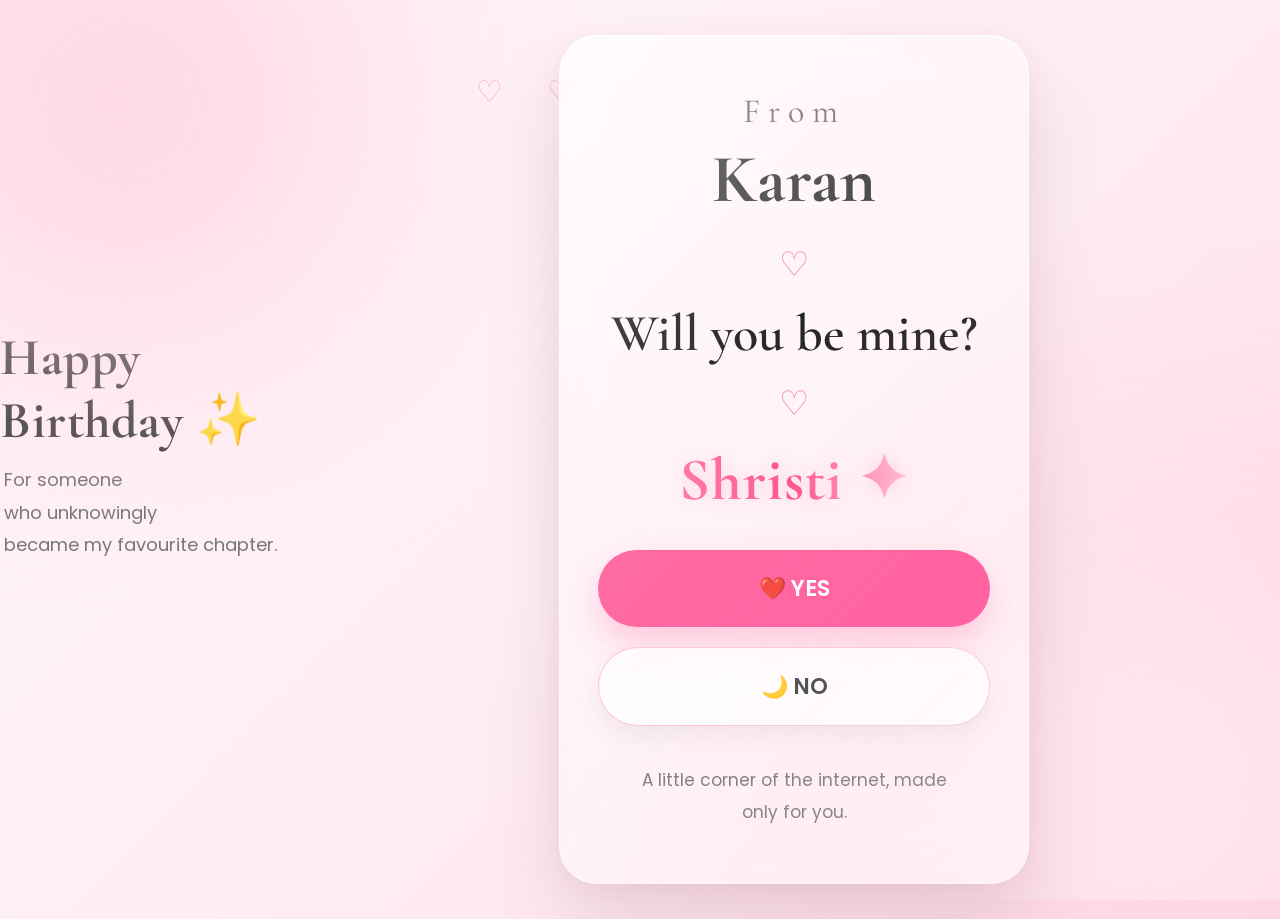
<file: index.html>
<!DOCTYPE html>
<html lang="en">

<head>
<meta charset="UTF-8">
<meta name="viewport" content="width=device-width, initial-scale=1.0">

<div class="birthday-message">

<p class="birthday-title">
Happy Birthday ✨
</p>

<p class="birthday-text">
For someone<br>
who unknowingly<br>
became my favourite chapter.
</p>

</div>
  
<link rel="preconnect" href="https://fonts.googleapis.com">
<link rel="preconnect" href="https://fonts.gstatic.com" crossorigin>

<link href="https://fonts.googleapis.com/css2?family=Cormorant+Garamond:wght@500;600;700&family=Poppins:wght@300;400;500;600;700&display=swap" rel="stylesheet">
<link rel="stylesheet" href="style.css">

</head>

<body>

<div class="background"></div>

<div class="hearts"></div>

<main class="hero">

<div class="glass-card">

<p class="from">From</p>

<h1 class="name">Karan</h1>

<div class="heart">♡</div>

<h2>Will you be mine?</h2>

<div class="heart">♡</div>

<p class="to"><span>Shristi ✦</span></p>

<div class="buttons">

<button id="yes">
❤️ YES
</button>

<button id="no">
🌙 NO
</button>

</div>

<p class="footer-line">
A little corner of the internet,
made only for you.
</p>

</div>

</main>

<script src="script.js"></script>

</body>
</html>
</file>
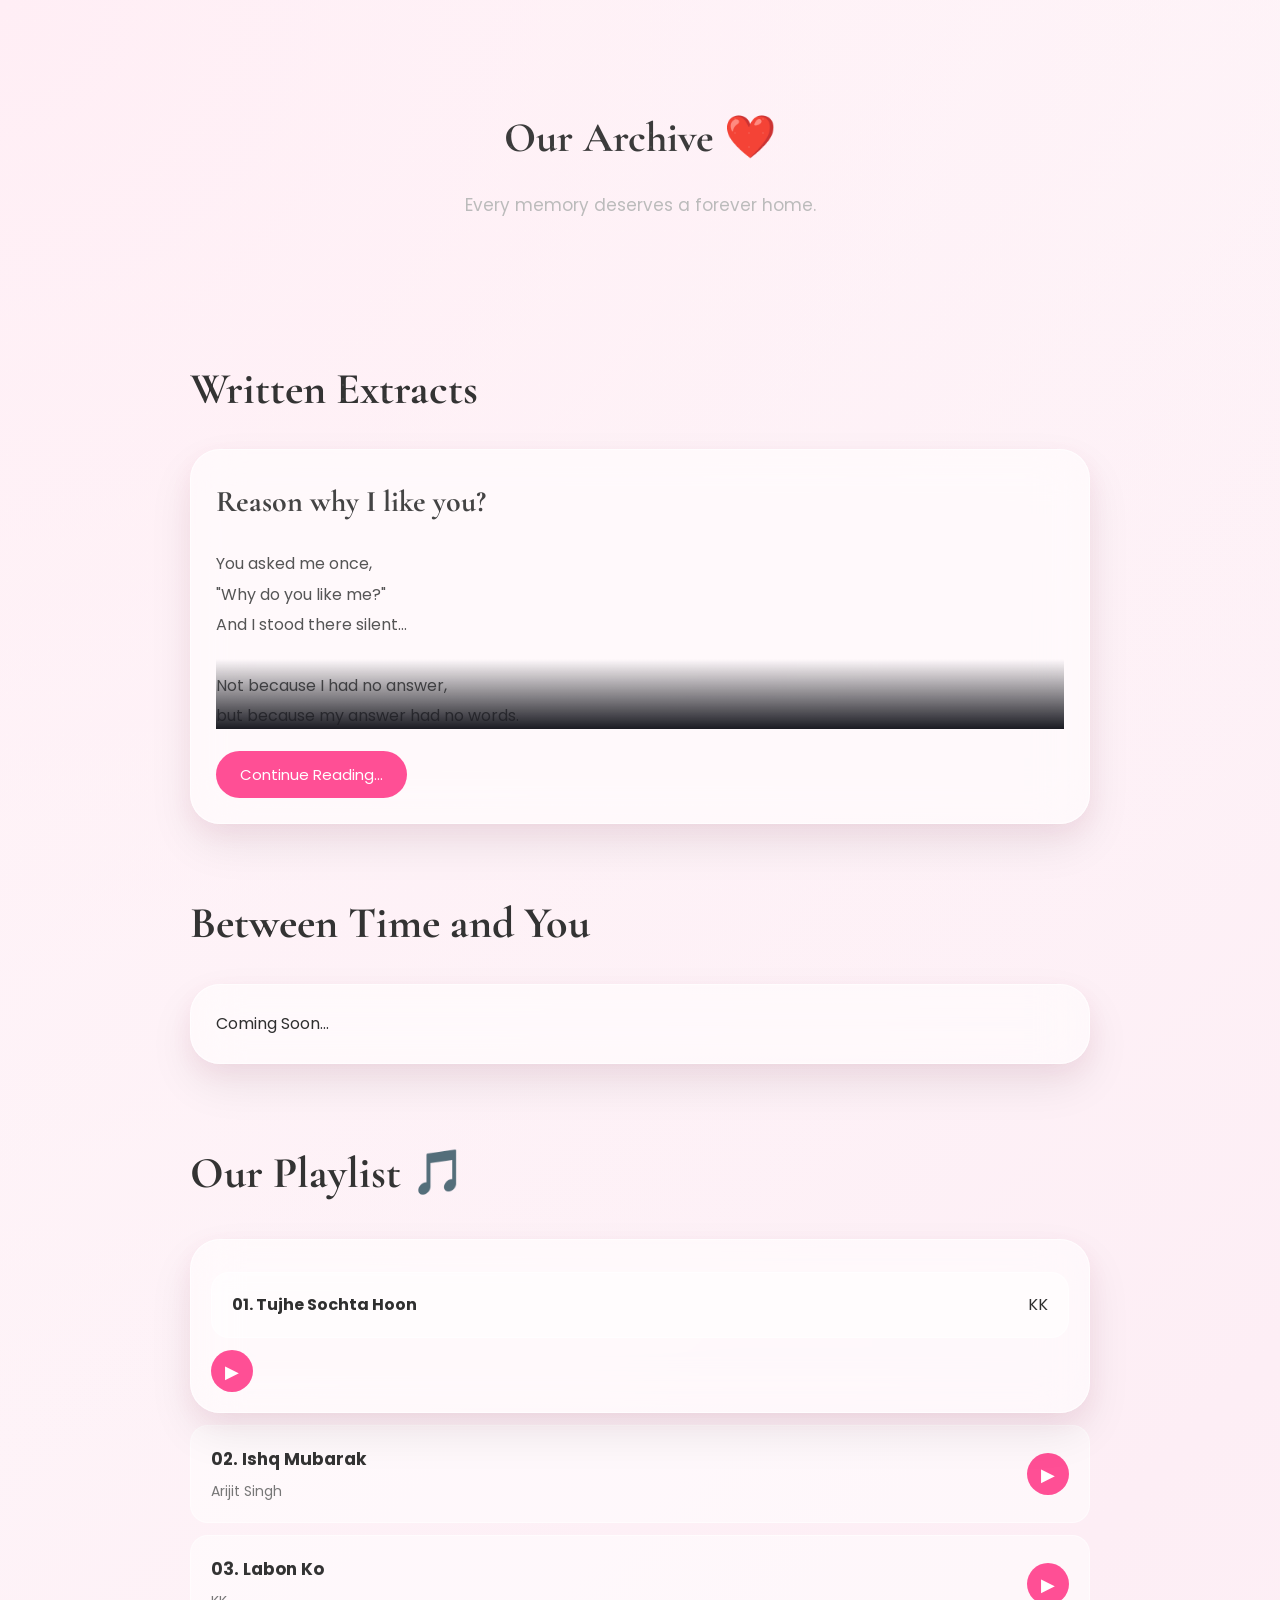
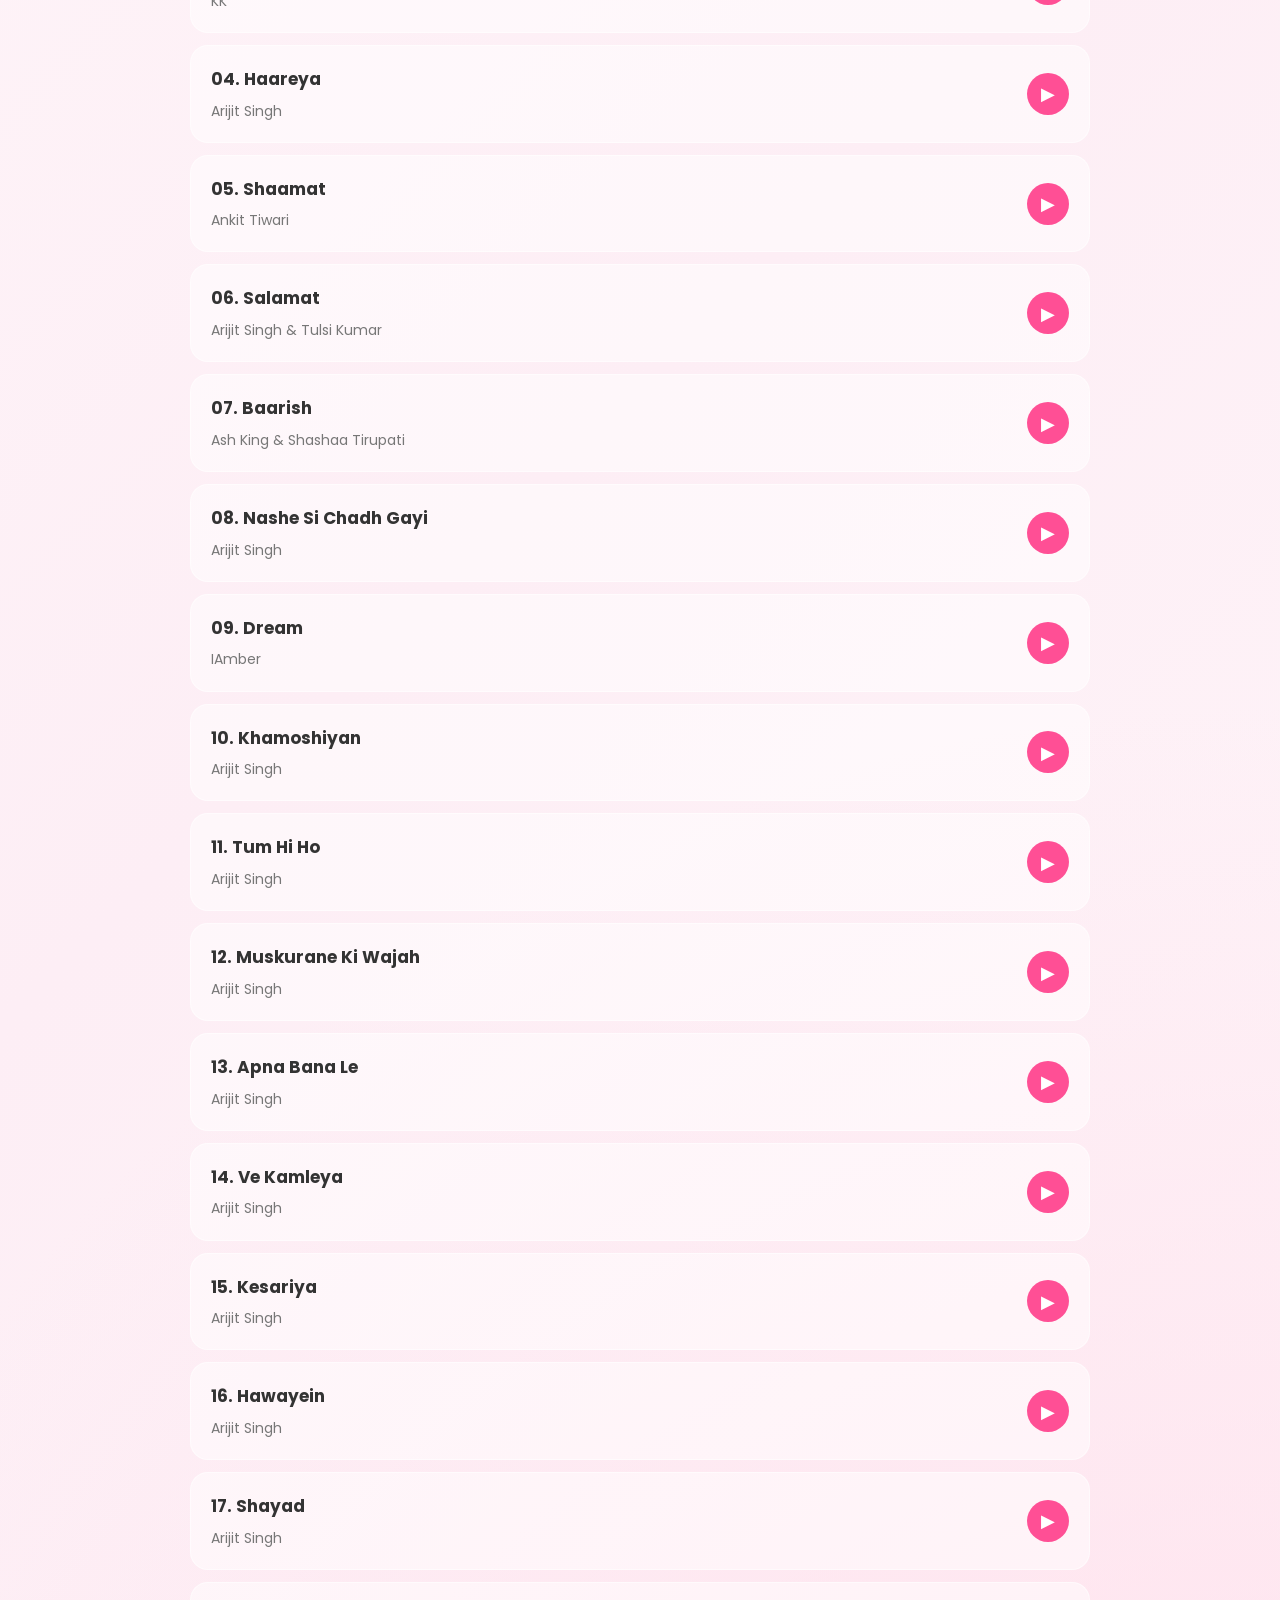
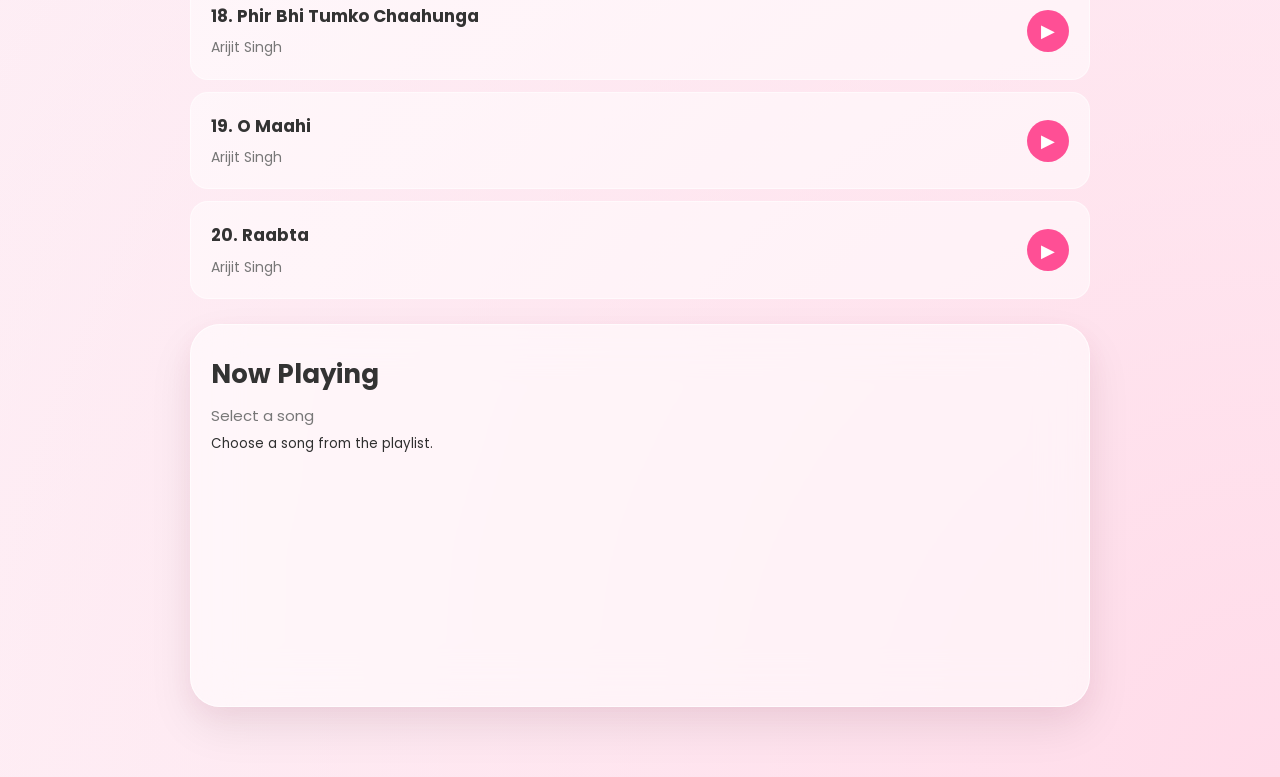
<file: archive.html>
<!DOCTYPE html>
<html lang="en">

<head>
<meta charset="UTF-8">
<meta name="viewport" content="width=device-width, initial-scale=1.0">

<title>Our Archive</title>

<link rel="stylesheet" href="archive.css">

<link rel="preconnect" href="https://fonts.googleapis.com">
<link rel="preconnect" href="https://fonts.gstatic.com" crossorigin>

<link href="https://fonts.googleapis.com/css2?family=Cormorant+Garamond:wght@500;600;700&family=Poppins:wght@300;400;500;600;700&display=swap" rel="stylesheet">

</head>

<body>

<header class="hero">

<h1 class="archive-title">
Our Archive ❤️
</h1>

<p class="archive-subtitle">
Every memory deserves a forever home.
</p>

</header>

<section class="section">

<h2>Written Extracts</h2>

<div class="card glass-card">

<h3>Reason why I like you?</h3>

<div class="poem">

<p>

You asked me once,<br>
"Why do you like me?"<br>
And I stood there silent...<br><br>

Not because I had no answer,<br>
but because my answer had no words.<br><br>

You are not a reason I can explain,<br>
you are a feeling I can't escape.<br><br>

It's strange...<br>
How, in a world so loud,<br>
your presence feels like silence—<br>
not empty,<br>
but peaceful.<br><br>

With you,<br>
I don't try to be better,<br>
I don't try to be different,<br>
I don't try at all...<br>
and still, I feel enough.<br><br>

There's something about you<br>
I can't name—<br>
like a fragrance in the air,<br>
invisible...<br>
yet impossible to ignore.<br><br>

I didn't choose you with logic,<br>
I didn't fall for a reason.<br>
I just...<br>
slowly became yours,<br>
without even realizing when.<br><br>

So if you ask me again,<br>
what I saw in you...<br><br>

I'll still smile and say...<br><br>

I never saw anything.<br>
I just felt everything.

</p>

</div>

<button class="toggle-btn"
onclick="togglePoem(this)">
Continue Reading...
</button>

</div>

</section>

<section class="section">

<h2>Between Time and You</h2>

<div class="card glass-card">

<p>
Coming Soon...
</p>

</div>

</section>

<section class="playlist-section">

<h2>Our Playlist 🎵</h2>

<div class="playlist-card">
        <div class="song" onclick=playSong(this,'VIDEO_ID_1','Tujhe Sochta Hoon','KK')
    <div class="song-info">
        <h4>01. Tujhe Sochta Hoon</h4>
        <p>KK</p>
    </div>
    <button class="play-btn">▶</button>
</div>

<div class="song" onclick="playSong(this,'VIDEO_ID_2','Ishq Mubarak','Arijit Singh')">
    <div class="song-info">
        <h4>02. Ishq Mubarak</h4>
        <p>Arijit Singh</p>
    </div>
    <button class="play-btn">▶</button>
</div>

<div class="song" onclick="playSong(this,'VIDEO_ID_3','Labon Ko','KK')">
    <div class="song-info">
        <h4>03. Labon Ko</h4>
        <p>KK</p>
    </div>
    <button class="play-btn">▶</button>
</div>

<div class="song" onclick="playSong(this,'VIDEO_ID_4','Haareya','Arijit Singh')">
    <div class="song-info">
        <h4>04. Haareya</h4>
        <p>Arijit Singh</p>
    </div>
    <button class="play-btn">▶</button>
</div>

<div class="song" onclick="playSong(this,'VIDEO_ID_5','Shaamat','Ankit Tiwari')">
    <div class="song-info">
        <h4>05. Shaamat</h4>
            
        <p>Ankit Tiwari</p>
    </div>
    <button class="play-btn">▶</button>
</div>
        <div class="song" onclick="playSong(this,'VIDEO_ID_6','Salamat','Arijit Singh & Tulsi Kumar')">
    <div class="song-info">
        <h4>06. Salamat</h4>
        <p>Arijit Singh & Tulsi Kumar</p>
    </div>
    <button class="play-btn">▶</button>
</div>

<div class="song" onclick="playSong(this,'VIDEO_ID_7','Baarish','Ash King & Shashaa Tirupati')">
    <div class="song-info">
        <h4>07. Baarish</h4>
        <p>Ash King & Shashaa Tirupati</p>
    </div>
    <button class="play-btn">▶</button>
</div>

<div class="song" onclick="playSong(this,'VIDEO_ID_8','Nashe Si Chadh Gayi','Arijit Singh')">
    <div class="song-info">
        <h4>08. Nashe Si Chadh Gayi</h4>
        <p>Arijit Singh</p>
    </div>
    <button class="play-btn">▶</button>
</div>

<div class="song" onclick="playSong(this,'VIDEO_ID_9','Dream','IAmber')">
    <div class="song-info">
        <h4>09. Dream</h4>
        <p>IAmber</p>
    </div>
    <button class="play-btn">▶</button>
</div>

<div class="song" onclick="playSong(this,'VIDEO_ID_10','Khamoshiyan','Arijit Singh')">
    <div class="song-info">
        <h4>10. Khamoshiyan</h4>
        <p>Arijit Singh</p>
    </div>
    <button class="play-btn">▶</button>
</div>

<div class="song" onclick="playSong(this,'VIDEO_ID_11','Tum Hi Ho','Arijit Singh')">
    <div class="song-info">
        <h4>11. Tum Hi Ho</h4>
        <p>Arijit Singh</p>
    </div>
    <button class="play-btn">▶</button>
</div>

<div class="song" onclick="playSong(this,'VIDEO_ID_12','Muskurane Ki Wajah','Arijit Singh')">
    <div class="song-info">
        <h4>12. Muskurane Ki Wajah</h4>
        <p>Arijit Singh</p>
    </div>
    <button class="play-btn">▶</button>
</div>

<div class="song" onclick="playSong(this,'VIDEO_ID_13','Apna Bana Le','Arijit Singh')">
    <div class="song-info">
        <h4>13. Apna Bana Le</h4>
        <p>Arijit Singh</p>
    </div>
    <button class="play-btn">▶</button>
</div>

<div class="song" onclick="playSong(this,'VIDEO_ID_14','Ve Kamleya','Arijit Singh')">
    <div class="song-info">
        <h4>14. Ve Kamleya</h4>
        <p>Arijit Singh</p>
    </div>
    <button class="play-btn">▶</button>
</div>

<div class="song" onclick="playSong(this,'VIDEO_ID_15','Kesariya','Arijit Singh')">
    <div class="song-info">
        <h4>15. Kesariya</h4>
        <p>Arijit Singh</p>
    </div>
    <button class="play-btn">▶</button>
</div>

<div class="song" onclick="playSong(this,'VIDEO_ID_16','Hawayein','Arijit Singh')">
    <div class="song-info">
        <h4>16. Hawayein</h4>
        <p>Arijit Singh</p>
    </div>
    <button class="play-btn">▶</button>
</div>

<div class="song" onclick="playSong(this,'VIDEO_ID_17','Shayad','Arijit Singh')">
    <div class="song-info">
        <h4>17. Shayad</h4>
        <p>Arijit Singh</p>
    </div>
    <button class="play-btn">▶</button>
</div>

<div class="song" onclick="playSong(this,'VIDEO_ID_18','Phir Bhi Tumko Chaahunga','Arijit Singh')">
    <div class="song-info">
        <h4>18. Phir Bhi Tumko Chaahunga</h4>
        <p>Arijit Singh</p>
    </div>
    <button class="play-btn">▶</button>
</div>

<div class="song" onclick="playSong(this,'VIDEO_ID_19','O Maahi','Arijit Singh')">
    <div class="song-info">
        <h4>19. O Maahi</h4>
        <p>Arijit Singh</p>
    </div>
    <button class="play-btn">▶</button>
</div>

        <div class="song" onclick="playSong(this,'VIDEO_ID_20','Raabta','Arijit Singh')">
    <div class="song-info">
        <h4>20. Raabta</h4>
        <p>Arijit Singh</p>
    </div>
    <button class="play-btn">▶</button>
</div>

<div class="now-playing">

    <h3>Now Playing</h3>

    <p id="songTitle">Select a song</p>

    <small id="artistName">Choose a song from the playlist.</small>

    <iframe
        id="ytplayer"
        width="100%"
        height="220"
        src=""
        frameborder="0"
        allow="autoplay; encrypted-media"
        allowfullscreen>
    </iframe>

</div>

</section>

<script src="archive.js"></script>

</body>
</html>
</file>
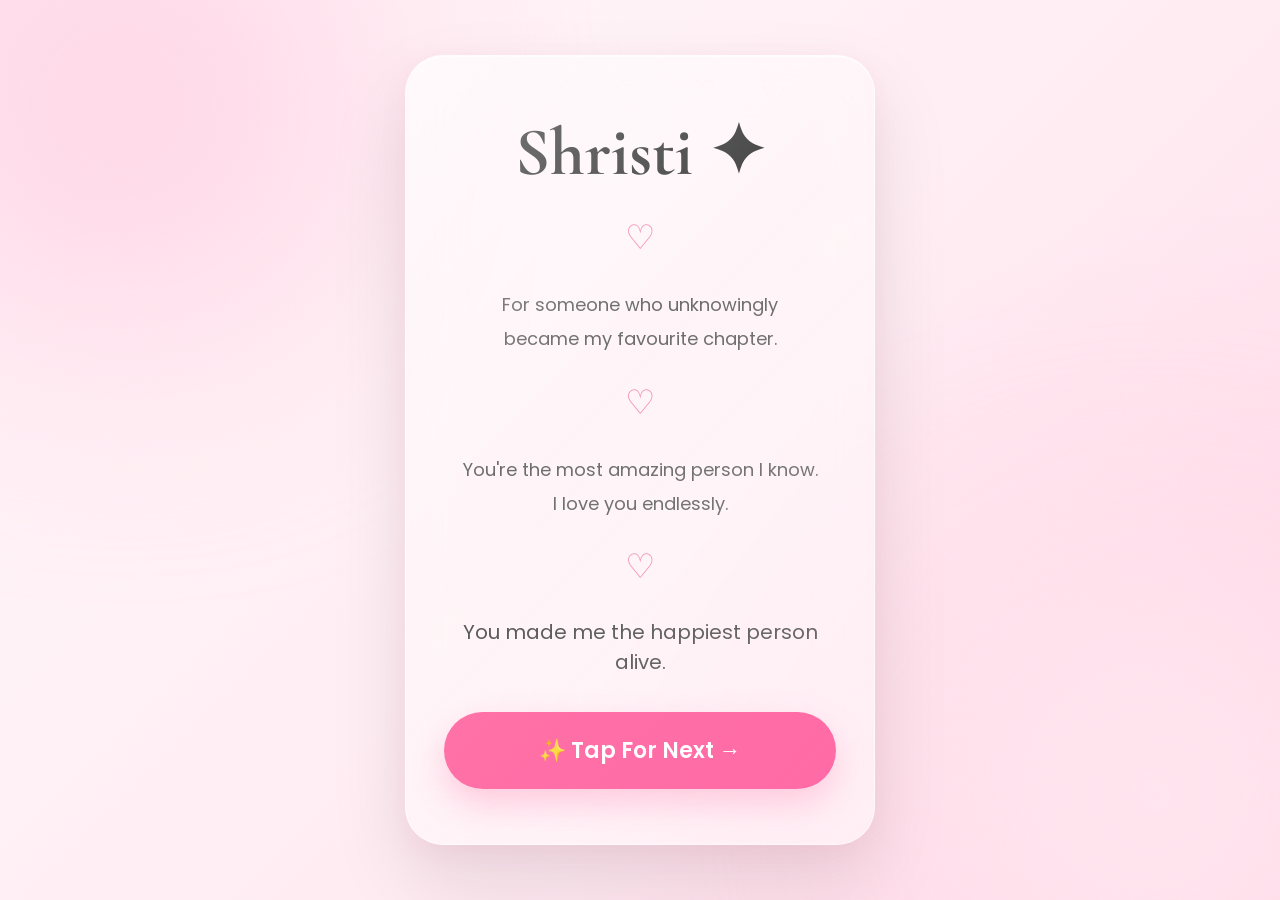
<file: yes.html>
<!DOCTYPE html>
<html lang="en">

<head>
<meta charset="UTF-8">
<meta name="viewport" content="width=device-width, initial-scale=1.0">

<title>For Shristi ✦</title>

<link rel="preconnect" href="https://fonts.googleapis.com">
<link rel="preconnect" href="https://fonts.gstatic.com" crossorigin>

<link href="https://fonts.googleapis.com/css2?family=Cormorant+Garamond:wght@500;600;700&family=Poppins:wght@300;400;500;600;700&display=swap" rel="stylesheet">

<link rel="stylesheet" href="style.css">

</head>

<body>

<div class="background"></div>

<div class="hearts"></div>

<main class="hero">

<div class="glass-card">

<h1 class="name">
Shristi ✦
</h1>

<div class="heart">♡</div>

<p class="subtitle">
For someone who unknowingly<br>
became my favourite chapter.
</p>

<div class="heart">♡</div>

<p class="subtitle">
You're the most amazing person I know.<br>
I love you endlessly.
</p>

<div class="heart">♡</div>

<p class="message">
You made me the happiest person alive.
</p>

<div class="buttons">

<button id="yes" onclick="window.location.href='archive.html'">
✨ Tap For Next →
</button>

</div>

</div>

</main>

<script src="script.js"></script>

</body>
</html>
</file>
<file: style.css>
/* =========================
   Premium Matte Theme
========================= */

*{
    margin:0;
    padding:0;
    box-sizing:border-box;
}

html{
    scroll-behavior:smooth;
}

body{
    font-family:'Poppins',sans-serif;
    min-height:100vh;
    overflow:hidden;
    color:#2b2b2b;
    display:flex;
    justify-content:center;
    align-items:center;

    background:
    radial-gradient(circle at top left,#ffe8ef 0%,transparent 40%),
    radial-gradient(circle at bottom right,#ffd6e5 0%,transparent 45%),
    linear-gradient(135deg,#fff8fb,#ffeef4,#ffdce9);

    position:relative;
}

/* Matte Texture */

body::before{
    content:"";
    position:fixed;
    inset:0;
    opacity:.08;
    pointer-events:none;

    background-image:
    radial-gradient(#ffffff 1px,transparent 1px);

    background-size:14px 14px;
}

/* Soft Glow */

.background{
    position:fixed;
    inset:0;
    overflow:hidden;
}

.background::before,
.background::after{

content:"";
position:absolute;
width:450px;
height:450px;
border-radius:50%;
filter:blur(120px);

}

.background::before{
top:-120px;
left:-100px;
background:#ffd7e7;
}

.background::after{
bottom:-120px;
right:-100px;
background:#ffe6ef;
}

/* Floating Hearts */

.hearts{
position:fixed;
inset:0;
pointer-events:none;
overflow:hidden;
}

.hearts::before{
content:"♡   ♡   ♡   ♡   ♡";
position:absolute;
top:70px;
left:50%;
transform:translateX(-50%);
font-size:30px;
letter-spacing:18px;
color:#f39ab8;
opacity:.65;
}

/* Hero */

.hero{
width:100%;
display:flex;
justify-content:center;
align-items:center;
padding:35px;
}

/* Premium Card */

.glass-card{

width:100%;
max-width:470px;

padding:55px 38px;

border-radius:38px;

background:rgba(255,255,255,.40);

backdrop-filter:blur(25px);

-webkit-backdrop-filter:blur(25px);

border:1px solid rgba(255,255,255,.65);

box-shadow:

0 35px 80px rgba(0,0,0,.10),

0 8px 25px rgba(255,170,200,.18),

inset 0 1px 0 rgba(255,255,255,.8);

text-align:center;

position:relative;

overflow:hidden;

animation:cardFade 1s ease;
}

.glass-card::before{

content:"";

position:absolute;

inset:0;

background:linear-gradient(
135deg,
rgba(255,255,255,.35),
transparent 40%,
rgba(255,255,255,.18)
);

pointer-events:none;

}

/* Animation */

@keyframes cardFade{

from{
opacity:0;
transform:translateY(35px) scale(.96);
}

to{
opacity:1;
transform:translateY(0) scale(1);
}

}
/* =========================
   Premium Typography
========================= */

.from{
    font-family:'Cormorant Garamond',serif;
    font-size:34px;
    color:#7d6d72;
    letter-spacing:8px;
    margin-bottom:6px;
}

.name{
    font-family:'Cormorant Garamond',serif;
    font-size:68px;
    font-weight:700;
    color:#454545;
    margin-bottom:18px;
}

.heart{
    font-size:34px;
    color:#f38db2;
    margin:14px 0;
    animation:floatHeart 3s ease-in-out infinite;
}

h2{
    font-family:'Cormorant Garamond',serif;
    font-size:52px;
    font-weight:600;
    line-height:1.15;
    color:#262626;
    margin:12px 0;
}

/* Shristi Highlight */

.to{
    margin-top:14px;
    margin-bottom:34px;
}

.to span{

font-family:'Cormorant Garamond',serif;

font-size:60px;

font-weight:700;

background:linear-gradient(90deg,#ff7ba8,#ff4f8d,#ffc4d9);

-webkit-background-clip:text;

-webkit-text-fill-color:transparent;

text-shadow:0 0 18px rgba(255,120,170,.30);

letter-spacing:1px;

}

/* Buttons */

.buttons{
    display:flex;
    flex-direction:column;
    gap:20px;
    margin-top:10px;
}

.buttons button{

width:100%;

padding:22px;

border:none;

border-radius:999px;

font-size:22px;

font-weight:600;

font-family:'Poppins',sans-serif;

cursor:pointer;

transition:.35s;

}

#yes{

background:linear-gradient(135deg,#ff6ba3,#ff4f95);

color:#fff;

box-shadow:

0 15px 35px rgba(255,90,150,.30);

}

#yes:hover{

transform:translateY(-4px) scale(1.02);

box-shadow:

0 22px 45px rgba(255,90,150,.42);

}

#no{

background:rgba(255,255,255,.75);

color:#444;

border:1px solid rgba(255,180,205,.8);

box-shadow:

0 10px 25px rgba(0,0,0,.06);

}

#no:hover{

transform:translateY(-3px);

}

/* Footer */

.footer-line{

margin-top:38px;

font-size:17px;

line-height:1.9;

color:#777;

max-width:320px;

margin-left:auto;

margin-right:auto;

}

/* Floating Heart */

@keyframes floatHeart{

0%,100%{
transform:translateY(0);
}

50%{
transform:translateY(-8px);
}

}
/* =========================
   Premium Effects
========================= */

/* Soft Floating Petals */

.background::before{
    animation: glowMove1 12s ease-in-out infinite alternate;
}

.background::after{
    animation: glowMove2 14s ease-in-out infinite alternate;
}

@keyframes glowMove1{
    from{
        transform:translate(0,0) scale(1);
    }
    to{
        transform:translate(60px,40px) scale(1.15);
    }
}

@keyframes glowMove2{
    from{
        transform:translate(0,0) scale(1);
    }
    to{
        transform:translate(-70px,-40px) scale(1.1);
    }
}

/* Card Hover */

.glass-card:hover{

transform:translateY(-6px);

transition:.45s ease;

box-shadow:
0 45px 90px rgba(0,0,0,.12),
0 20px 45px rgba(255,140,185,.22);

}

/* Shine Effect */

.glass-card::after{

content:"";

position:absolute;

top:-120%;

left:-40%;

width:60%;

height:250%;

background:linear-gradient(
90deg,
transparent,
rgba(255,255,255,.45),
transparent
);

transform:rotate(25deg);

animation:shine 8s linear infinite;

}

@keyframes shine{

0%{
left:-70%;
}

100%{
left:170%;
}

}

/* Buttons */

#yes:active,
#no:active{

transform:scale(.97);

}

/* Floating Hearts */

.heart:nth-of-type(1){
animation-delay:0s;
}

.heart:nth-of-type(2){
animation-delay:1.2s;
}

/* Hero Fade */

.hero{

animation:heroFade 1s ease;

}

@keyframes heroFade{

from{

opacity:0;

transform:translateY(25px);

}

to{

opacity:1;

transform:translateY(0);

}

}

/* Soft Selection */

::selection{

background:#ff72aa;

color:white;

}
/* =========================
   Responsive + Final Polish
========================= */

@media (max-width:768px){

.hero{
    padding:20px;
}

.glass-card{

    max-width:100%;
    padding:42px 24px;
    border-radius:30px;

}

.from{
    font-size:28px;
    letter-spacing:5px;
}

.name{
    font-size:54px;
}

h2{
    font-size:40px;
}

.to span{
    font-size:48px;
}

.heart{
    font-size:28px;
}

.buttons{
    gap:16px;
}

.buttons button{

    padding:18px;
    font-size:18px;

}

.footer-line{

    font-size:15px;
    line-height:1.7;

}

}

@media (max-width:430px){

.glass-card{
    padding:35px 20px;
}

.name{
    font-size:46px;
}

h2{
    font-size:34px;
}

.to span{
    font-size:42px;
}

.buttons button{
    font-size:17px;
}

}

/* Smooth */

button,
.glass-card,
.heart{
transition:all .35s ease;
}
/* ===================================
   YES PAGE
=================================== */

.container{

    width:100%;
    max-width:650px;

    padding:60px 40px;

    border-radius:38px;

    text-align:center;

    background:rgba(255,255,255,.40);

    backdrop-filter:blur(25px);

    -webkit-backdrop-filter:blur(25px);

    border:1px solid rgba(255,255,255,.65);

    box-shadow:
    0 35px 80px rgba(0,0,0,.10),
    0 10px 30px rgba(255,170,200,.18);

    animation:cardFade 1s ease;

}

.container h1{

    font-family:'Cormorant Garamond',serif;

    font-size:64px;

    line-height:1.15;

    color:#ff4f8d;

    margin-bottom:30px;

}

.subtitle{

    font-size:20px;

    color:#555;

    line-height:1.9;

    margin-bottom:28px;

}

.container button{

    margin-top:25px;

    border:none;

    border-radius:999px;

    padding:20px 45px;

    font-size:20px;

    font-weight:600;

    cursor:pointer;

    color:#fff;

    background:linear-gradient(135deg,#ff6ba3,#ff4f95);

    box-shadow:
    0 15px 35px rgba(255,90,150,.30);

    transition:.35s;

}

.container button:hover{

    transform:translateY(-4px);

    box-shadow:
    0 25px 45px rgba(255,90,150,.40);

}

@media(max-width:768px){

.container{

padding:40px 25px;

}

.container h1{

font-size:48px;

}

.subtitle{

font-size:18px;

}

}
/* ===== YES PAGE ===== */

.subtitle{
font-size:19px;
line-height:1.9;
color:#666;
margin-top:28px;
margin-bottom:18px;
text-align:center;
}

.subtitle span{
color:#ff4f95;
font-weight:600;
}

.message{
font-size:20px;
color:#555;
margin:25px 0 35px;
text-align:center;
}
/* ===== YES PAGE ===== */

.subtitle{
    font-size:18px;
    line-height:1.9;
    color:#6c6c6c;
    margin-top:25px;
    margin-bottom:20px;
    text-align:center;
}

.subtitle span{
    color:#ff4f95;
    font-weight:600;
}

.message{
    font-size:20px;
    color:#555;
    margin-bottom:35px;
    text-align:center;
}

body{
    animation:fadePage .8s ease;
}

@keyframes fadePage{
    from{
        opacity:0;
        transform:translateY(15px);
    }
    to{
        opacity:1;
        transform:translateY(0);
    }
}
/* ===== Birthday Intro ===== */

.birthday-message{
    margin-bottom:24px;
}

.birthday-title{
    font-family:'Cormorant Garamond',serif;
    font-size:52px;
    font-weight:700;
    color:#444;
    margin-bottom:12px;
    letter-spacing:.5px;
}

.birthday-text{
    font-size:18px;
    line-height:1.8;
    color:#777;
    max-width:300px;
    margin:0 auto;
    margin-bottom:8px;
}
</file>
<file: archive.css>
*{
margin:0;
padding:0;
box-sizing:border-box;
font-family:'Poppins',sans-serif;
}

body{
background:#0f0f12;
color:#fff;
line-height:1.8;
overflow-x:hidden;
}

.hero{
padding:90px 20px;
text-align:center;
background:linear-gradient(180deg,#1b1b22,#0f0f12);
}

.hero h1{
font-size:42px;
margin-bottom:12px;
}

.hero p{
color:#bbb;
font-size:17px;
}

.section{
width:92%;
max-width:900px;
margin:60px auto;
}

.section h2{
font-size:32px;
margin-bottom:20px;
}

.card{
background:#1b1b22;
padding:25px;
border-radius:22px;
border:1px solid rgba(255,255,255,.08);
box-shadow:0 15px 40px rgba(0,0,0,.35);
}

.card h3{
margin-bottom:20px;
font-size:24px;
}

.poem{
max-height:180px;
overflow:hidden;
transition:.6s;
position:relative;
}

.poem.open{
max-height:2500px;
}

.poem::after{
content:"";
position:absolute;
left:0;
right:0;
bottom:0;
height:70px;
background:linear-gradient(to bottom,transparent,#1b1b22);
}

.poem.open::after{
display:none;
}
  .poem p{
    margin:0;
    white-space:normal;
    line-height:1.9;
    font-size:16px;
    color:#eee;
  }
  
.toggle-btn{
margin-top:22px;
padding:12px 24px;
border:none;
border-radius:40px;
background:#ff4f95;
color:#fff;
font-size:15px;
cursor:pointer;
transition:.3s;
}

.toggle-btn:hover{
transform:translateY(-3px);
}
/* ===== PLAYLIST ===== */

.playlist-section{
width:92%;
max-width:900px;
margin:70px auto;
}

.playlist-section h2{
font-size:32px;
margin-bottom:25px;
}

.playlist-card{
background:#1b1b22;
border:1px solid rgba(255,255,255,.08);
border-radius:22px;
padding:20px;
box-shadow:0 15px 40px rgba(0,0,0,.35);
}

.song{
    display:flex;
    justify-content:space-between;
    align-items:center;
    padding:18px 20px;
    margin:12px 0;
    background:#1f1f25;
    border-radius:18px;
    transition:.3s ease;
    cursor:pointer;
    border:1px solid transparent;
}

.song:hover{
    background:#2a2a33;
    border-color:#ff4f95;
    transform:translateY(-3px);
}

.song-info h4{
    font-size:17px;
    color:#fff;
    margin-bottom:4px;
}

.song-info p{
    font-size:14px;
    color:#a7a7a7;
}

.play-btn{
    width:42px;
    height:42px;
    border:none;
    border-radius:50%;
    background:#ff4f95;
    color:#fff;
    font-size:18px;
    cursor:pointer;
    transition:.3s;
}

.play-btn:hover{
    transform:scale(1.1);
}
.now-playing{
    margin-top:25px;
    margin-bottom:25px;
    background:#1b1b22;
    border:1px solid rgba(255,255,255,.08);
    border-radius:18px;
    padding:18px 20px;
}

.now-playing span{
    color:#ff4f95;
    font-size:12px;
    letter-spacing:2px;
    font-weight:600;
}

.now-playing h3{
    margin:8px 0 4px;
    font-size:26px;
    color:#fff;
}

.now-playing p{
    color:#aaa;
    font-size:15px;
}
.player{
margin-top:30px;
border-radius:20px;
overflow:hidden;
box-shadow:0 15px 40px rgba(0,0,0,.35);
}

.player iframe{
display:block;
width:100%;
border:none;
}

/* ===== Footer ===== */

footer{
padding:40px 20px;
text-align:center;
color:#999;
font-size:15px;
}

/* ===== Mobile ===== */

@media(max-width:768px){

.hero h1{
font-size:34px;
}

.section h2,
.playlist-section h2{
font-size:28px;
}

.card,
.playlist-card{
padding:18px;
}

.song{
padding:15px;
}

.song span{
font-size:15px;
}

.player iframe{
height:220px;
}

}
/* =========================
   PREMIUM MATTE THEME
========================= */

body{
    background:
    radial-gradient(circle at top left,#ffeef5 0%,transparent 35%),
    radial-gradient(circle at bottom right,#ffdbe9 0%,transparent 40%),
    linear-gradient(135deg,#fff9fb,#fdeef5,#fff7fa);
    color:#2f2f2f;
    font-family:'Poppins',sans-serif;
}

body::before{
    content:"";
    position:fixed;
    inset:0;
    pointer-events:none;
    opacity:.08;
    background-image:
    radial-gradient(#ffffff 1px,transparent 1px);
    background-size:14px 14px;
}

.hero{
    background:transparent;
    padding:100px 20px 70px;
}

.archive-title{
    font-family:'Cormorant Garamond',serif;
    font-size:60px;
    color:#3b3b3b;
}

.archive-subtitle{
    color:#7d7d7d;
    font-size:18px;
    margin-top:14px;
}
/* ===== Premium Archive Cards ===== */

.card,
.playlist-card,
.now-playing{
    background:rgba(255,255,255,.55);
    backdrop-filter:blur(24px);
    -webkit-backdrop-filter:blur(24px);

    border:1px solid rgba(255,255,255,.65);

    box-shadow:
    0 20px 45px rgba(0,0,0,.08),
    0 8px 20px rgba(255,170,200,.15);

    border-radius:30px;
}

.section h2,
.playlist-section h2{
    font-family:'Cormorant Garamond',serif;
    font-size:44px;
    color:#333;
}

.card h3{
    font-family:'Cormorant Garamond',serif;
    font-size:30px;
    color:#444;
}

.poem p{
    color:#555;
}

.song{
    background:rgba(255,255,255,.50);
    border:1px solid rgba(255,255,255,.55);
}

.song-info h4{
    color:#333;
}

.song-info p{
    color:#777;
}

.now-playing h3{
    color:#333;
}

.now-playing p{
    color:#777;
}

footer{
    color:#777;
}
/* ===== Premium Entrance ===== */

.card,
.playlist-card,
.now-playing,
.player{
    opacity:0;
    transform:translateY(45px);
    animation:fadeUp .9s ease forwards;
}

.card{
    animation-delay:.2s;
}

.playlist-card{
    animation-delay:.45s;
}

.now-playing{
    animation-delay:.65s;
}

.player{
    animation-delay:.85s;
}

@keyframes fadeUp{

from{
    opacity:0;
    transform:translateY(45px);
}

to{
    opacity:1;
    transform:translateY(0);
}

}
</file>
